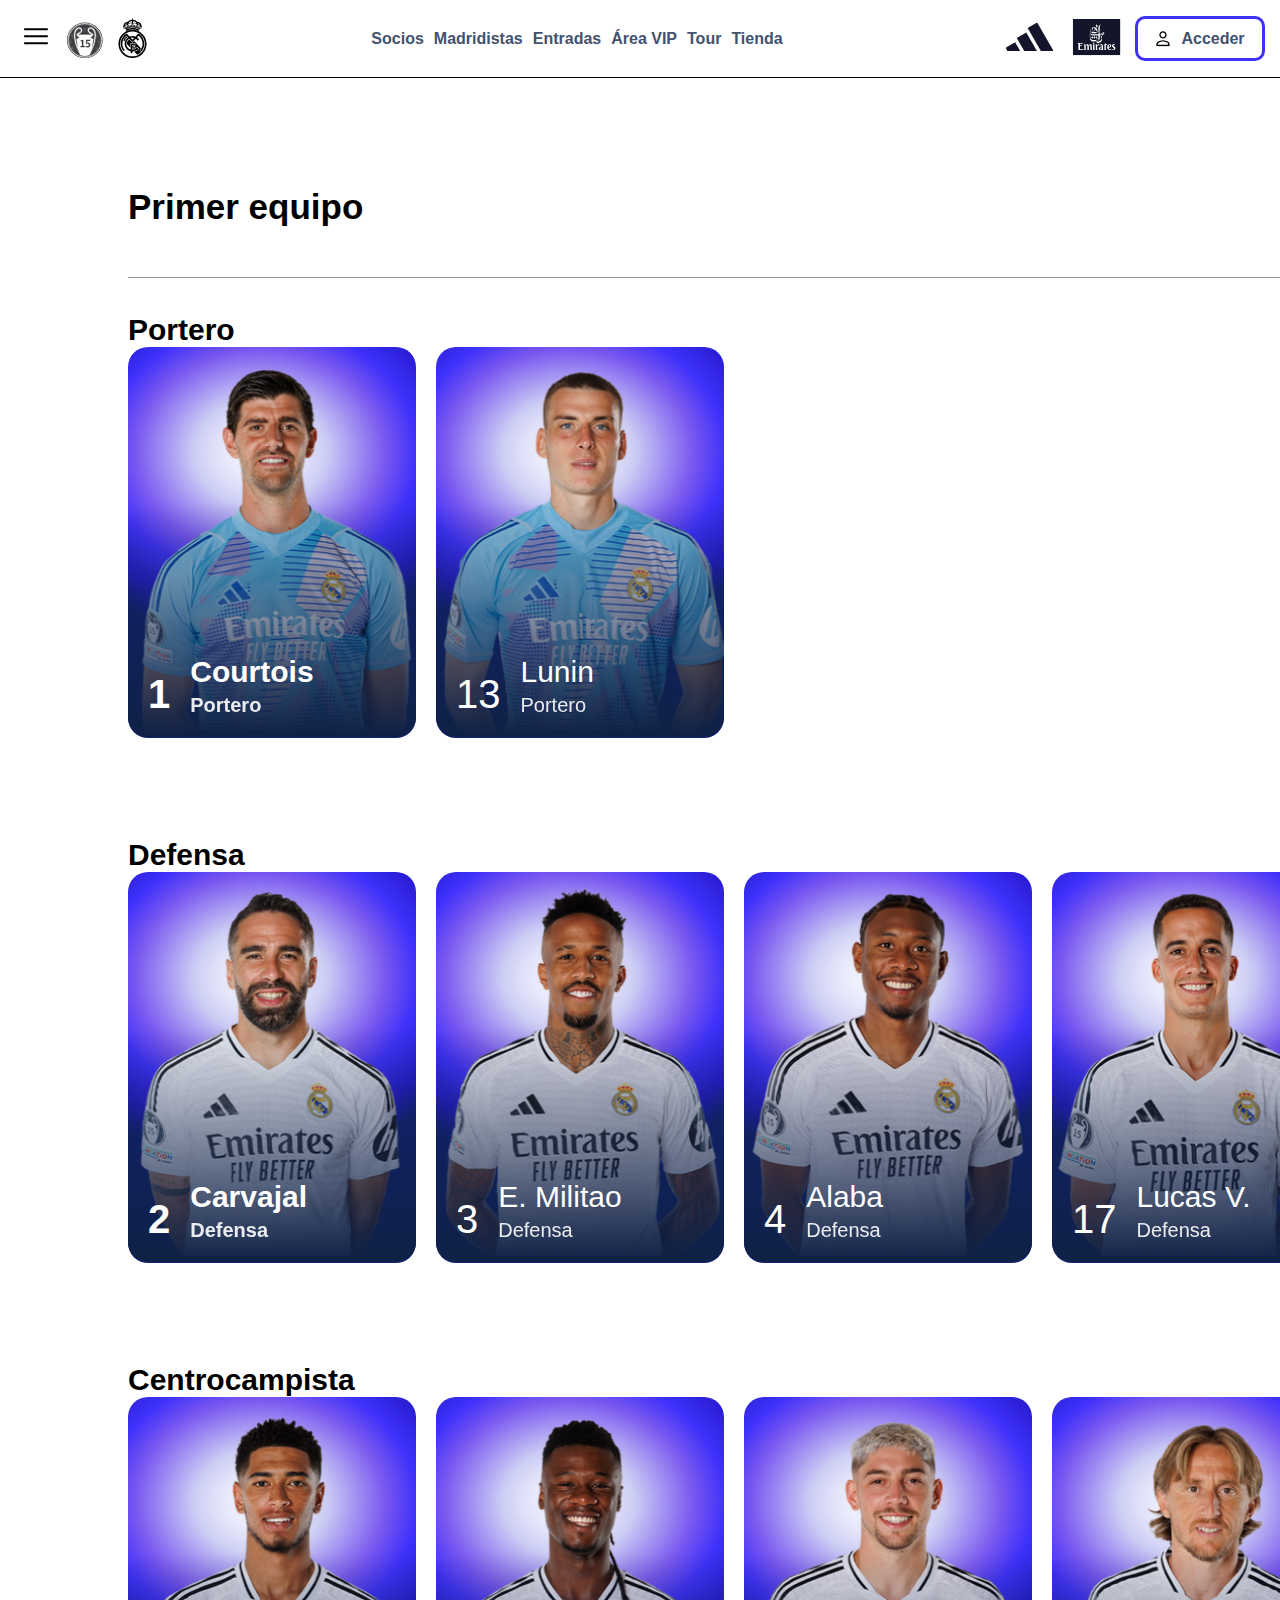
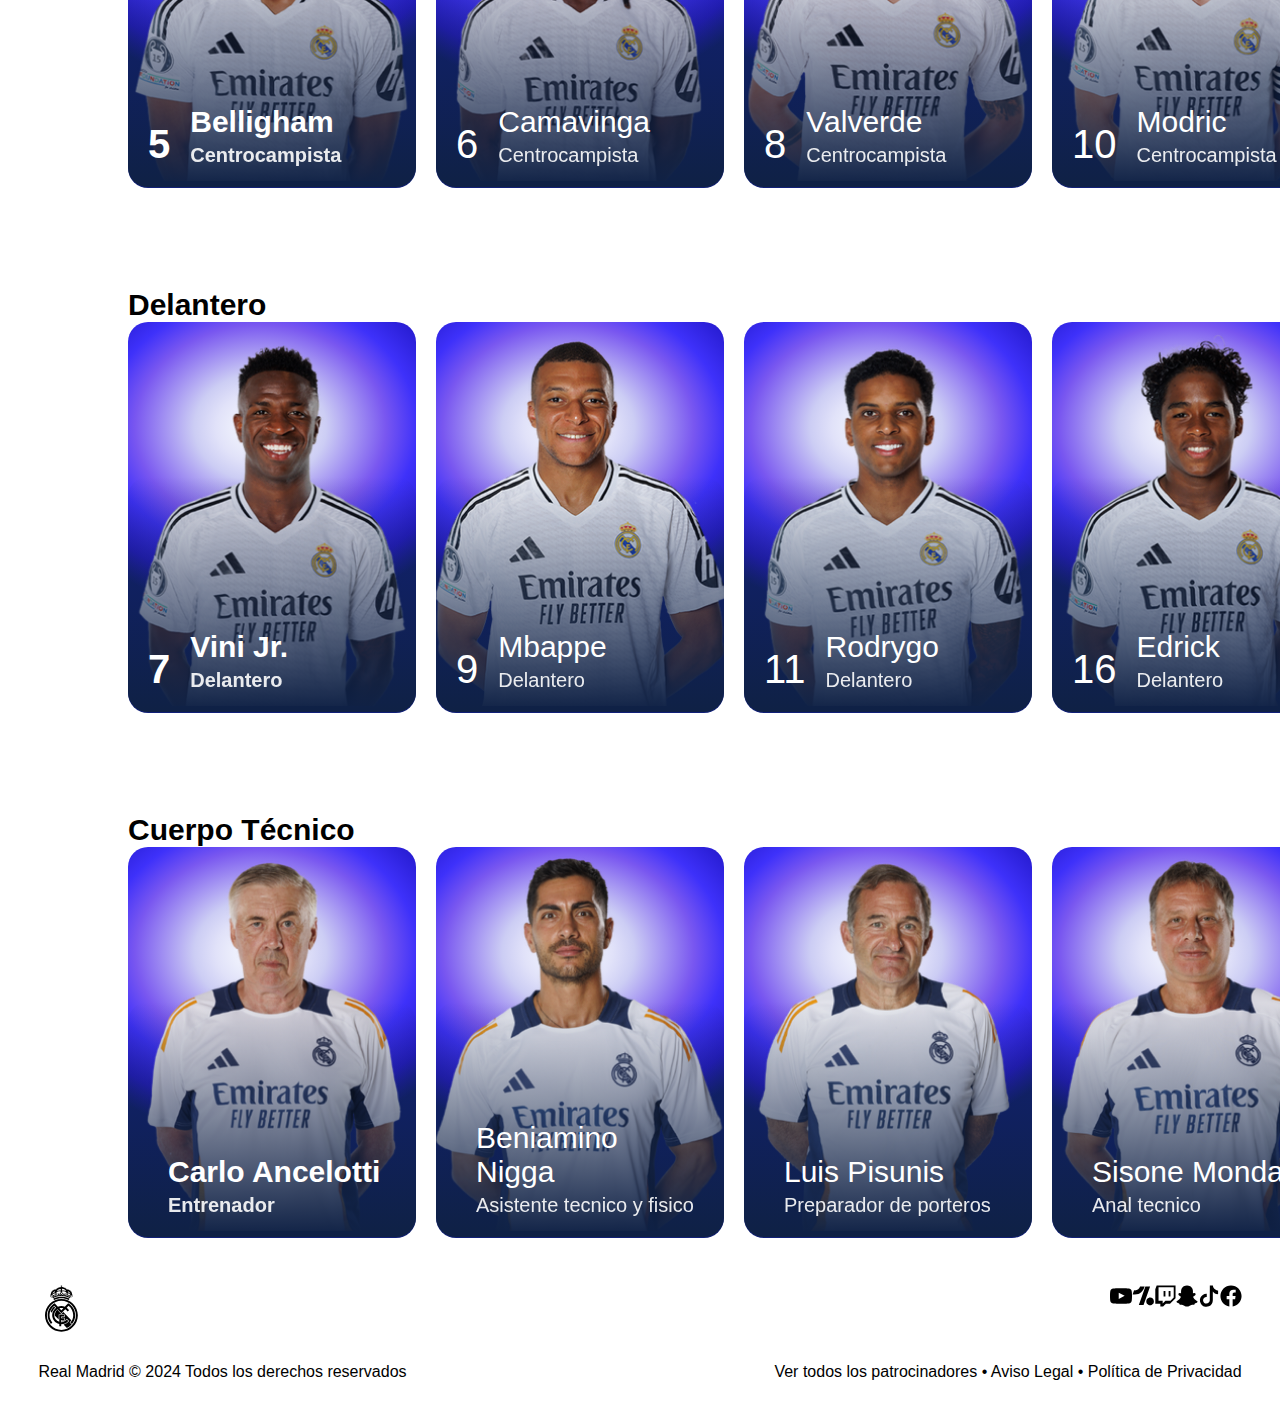
<file: index.html>
<!DOCTYPE html>
<html lang="en">
  <head>
    <meta charset="UTF-8" />
    <meta name="viewport" content="width=device-width, initial-scale=1.0" />
    <title>Real Danat</title>
    <link rel="stylesheet" href="style.css" />
    <link
      rel="stylesheet"
      href="https://cdn.jsdelivr.net/npm/@splidejs/splide@4.1.4/dist/css/splide.min.css"
    />
  </head>
  <body>
    <header>
      <div class="head">
        <div class="section one">
          <div id="burgerMenuButton">
            <img src="./img/Component%206.svg" alt="#" />
          </div>
          <img src="./img/Link-1.svg" alt="#" />
          <img src="./img/Link.svg" alt="#" />
        </div>
        <div class="section two">
          <nav>
            <a href="test.html">Socios</a>
            <a href="index.html">Madridistas</a>
            <a href="bilet.html">Entradas</a>
            <a href="./test.html #Area">Área VIP</a>
            <a href="./test.html #Tour">Tour</a>
            <a href="./test.html #Tienda">Tienda</a>
          </nav>
        </div>
        <div class="section three">
          <div><img src="./img/adidas_gray.app.svg.svg" alt="#" /></div>
          <div><img src="./img/emirates_gray.app.svg.svg" alt="#" /></div>
          <div>
            <img src="./img/rm-icon_margin.svg" alt="#" /><a href="login.html"
              >Acceder</a
            >
          </div>
        </div>
      </div>
      <div id="burgerMenu" class="tttt">
        <nav>
          <a href="test.html">Socios</a>
          <a href="index.html">Madridistas</a>
          <a href="bilet.html">Entradas</a>
          <a href="test.html#Area">Área VIP</a>
          <a href="test.html#Tour">Tour</a>
          <a href="test.html#Tienda">Tienda</a>
        </nav>
      </div>
    </header>
    <main>
      <section>
        <div class="main">
          <div class="head1">
            <p>Primer equipo</p>
          </div>
          <div class="papa">
            <div class="line one">
              <div>Portero</div>
              <div class="cards">
                <div class="player">
                  <img src="img/1.png" alt="#" />
                  <div class="gg">
                    <span>1</span>
                    <div class="ggs">
                      <span>Courtois</span>
                      <span>Portero</span>
                    </div>
                  </div>
                </div>
                <div class="player">
                  <img src="img/13.png" alt="#" />
                  <div class="gg">
                    <span>13</span>
                    <div class="ggs">
                      <span>Lunin</span>
                      <span>Portero</span>
                    </div>
                  </div>
                </div>
              </div>
            </div>
            <div class="line two">
              <div>Defensa</div>
              <div class="cards">
                <div class="player">
                  <img src="img/2.png" alt="#" />
                  <div class="gg">
                    <span>2</span>
                    <div class="ggs">
                      <span>Carvajal</span>
                      <span>Defensa</span>
                    </div>
                  </div>
                </div>
                <div class="player">
                  <img src="img/3.png" alt="#" />
                  <div class="gg">
                    <span>3</span>
                    <div class="ggs">
                      <span>E. Militao</span>
                      <span>Defensa</span>
                    </div>
                  </div>
                </div>
                <div class="player">
                  <img src="img/4.png" alt="#" />
                  <div class="gg">
                    <span>4</span>
                    <div class="ggs">
                      <span>Alaba</span>
                      <span>Defensa</span>
                    </div>
                  </div>
                </div>
                <div class="player">
                  <img src="img/17.png" alt="#" />
                  <div class="gg">
                    <span>17</span>
                    <div class="ggs">
                      <span>Lucas V.</span>
                      <span>Defensa</span>
                    </div>
                  </div>
                </div>
                <div class="player">
                  <img src="img/18.png" alt="#" />
                  <div class="gg">
                    <span>18</span>
                    <div class="ggs">
                      <span>Vallejo</span>
                      <span>Defensa</span>
                    </div>
                  </div>
                </div>
                <div class="player">
                  <img src="img/20.png" alt="#" />
                  <div class="gg">
                    <span>20</span>
                    <div class="ggs">
                      <span>Fran Garcia</span>
                      <span>Defensa</span>
                    </div>
                  </div>
                </div>
                <div class="player">
                  <img src="img/22.png" alt="#" />
                  <div class="gg">
                    <span>22</span>
                    <div class="ggs">
                      <span>Rudiger</span>
                      <span>Defensa</span>
                    </div>
                  </div>
                </div>
                <div class="player">
                  <img src="img/23.png" alt="#" />
                  <div class="gg">
                    <span>23</span>
                    <div class="ggs">
                      <span>F.Mendy</span>
                      <span>Defensa</span>
                    </div>
                  </div>
                </div>
              </div>
            </div>
            <div class="line thre">
              <div>Centrocampista</div>
              <div class="cards">
                <div class="player">
                  <img src="img/5.png" alt="#" />
                  <div class="gg">
                    <span>5</span>
                    <div class="ggs">
                      <span>Belligham</span>
                      <span>Centrocampista</span>
                    </div>
                  </div>
                </div>
                <div class="player">
                  <img src="img/6.png" alt="#" />
                  <div class="gg">
                    <span>6</span>
                    <div class="ggs">
                      <span>Camavinga</span>
                      <span>Centrocampista</span>
                    </div>
                  </div>
                </div>
                <div class="player">
                  <img src="img/8.png" alt="#" />
                  <div class="gg">
                    <span>8</span>
                    <div class="ggs">
                      <span>Valverde</span>
                      <span>Centrocampista</span>
                    </div>
                  </div>
                </div>
                <div class="player">
                  <img src="img/10.png" alt="#" />
                  <div class="gg">
                    <span>10</span>
                    <div class="ggs">
                      <span>Modric</span>
                      <span>Centrocampista</span>
                    </div>
                  </div>
                </div>
                <div class="player">
                  <img src="img/14.png" alt="#" />
                  <div class="gg">
                    <span>14</span>
                    <div class="ggs">
                      <span>Tchouameni</span>
                      <span>Centrocampista</span>
                    </div>
                  </div>
                </div>
                <div class="player">
                  <img src="img/15.png" alt="#" />
                  <div class="gg">
                    <span>15</span>
                    <div class="ggs">
                      <span>Arda Guler</span>
                      <span>Centrocampista</span>
                    </div>
                  </div>
                </div>
                <div class="player">
                  <img src="img/19.png" alt="#" />
                  <div class="gg">
                    <span>19</span>
                    <div class="ggs">
                      <span>D.Ceballos</span>
                      <span>Centrocampista</span>
                    </div>
                  </div>
                </div>
              </div>
            </div>
            <div class="line floor">
              <div>Delantero</div>
              <div class="cards">
                <div class="player">
                  <img src="img/7.png" alt="#" />
                  <div class="gg">
                    <span>7</span>
                    <div class="ggs">
                      <span>Vini Jr.</span>
                      <span>Delantero</span>
                    </div>
                  </div>
                </div>
                <div class="player">
                  <img src="img/9.png" alt="#" />
                  <div class="gg">
                    <span>9</span>
                    <div class="ggs">
                      <span>Mbappe</span>
                      <span>Delantero</span>
                    </div>
                  </div>
                </div>
                <div class="player">
                  <img src="img/11.png" alt="#" />
                  <div class="gg">
                    <span>11</span>
                    <div class="ggs">
                      <span>Rodrygo</span>
                      <span>Delantero</span>
                    </div>
                  </div>
                </div>
                <div class="player">
                  <img src="img/16.png" alt="#" />
                  <div class="gg">
                    <span>16</span>
                    <div class="ggs">
                      <span>Edrick</span>
                      <span>Delantero</span>
                    </div>
                  </div>
                </div>
                <div class="player">
                  <img src="img/21.png" alt="#" />
                  <div class="gg">
                    <span>21</span>
                    <div class="ggs">
                      <span>Brahim</span>
                      <span>Delantero</span>
                    </div>
                  </div>
                </div>
              </div>
            </div>
            <div class="line five">
              <div>Cuerpo Técnico</div>
              <div class="cards">
                <div class="player">
                  <img src="img/CarloAnceloti.png" alt="#" />
                  <div class="gg">
                    <span></span>
                    <div class="ggs">
                      <span>Carlo Ancelotti</span>
                      <span>Entrenador</span>
                    </div>
                  </div>
                </div>
                <div class="player">
                  <img src="img/Trener5.png" alt="#" />
                  <div class="gg">
                    <span></span>
                    <div class="ggs">
                      <span>Beniamino Nigga</span>
                      <span>Asistente tecnico y fisico</span>
                    </div>
                  </div>
                </div>
                <div class="player">
                  <img src="img/Trener6.webp" alt="#" />
                  <div class="gg">
                    <span></span>
                    <div class="ggs">
                      <span>Luis Pisunis</span>
                      <span>Preparador de porteros</span>
                    </div>
                  </div>
                </div>
                <div class="player">
                  <img src="img/Trener7.png" alt="#" />
                  <div class="gg">
                    <span></span>
                    <div class="ggs">
                      <span>Sisone Mondana</span>
                      <span>Anal tecnico</span>
                    </div>
                  </div>
                </div>
                <div class="player">
                  <img src="img/Posledni.png" alt="#" />
                  <div class="gg">
                    <span></span>
                    <div class="ggs">
                      <span>Joseph Jostar</span>
                      <span>Readaptador</span>
                    </div>
                  </div>
                </div>
              </div>
            </div>
          </div>
        </div>
      </section>
    </main>
    <footer>
      <div class="fuu">
        <div class="ana">
          <div><img src="img/Link.svg" alt="#" /></div>
          <div class="ff">
            <img src="img/Vector-3.svg" alt="#" />
            <img src="img/Vector-4.svg" alt="#" />
            <img src="img/Vector-5.svg" alt="#" />
            <img src="img/Vector-6.svg" alt="#" />
            <img src="img/Vector-7.svg" alt="#" />
            <img src="img/Vector.svg" alt="#" />
          </div>
        </div>
        <div class="ana">
          <div>
            <span>Real Madrid &copy; 2024 Todos los derechos reservados</span>
          </div>
          <div class="dd">
            <span
              >Ver todos los patrocinadores • Aviso Legal • Política de
              Privacidad
            </span>
          </div>
        </div>
      </div>
    </footer>
    <script src="main.js"></script>
  </body>
</html>
</file>
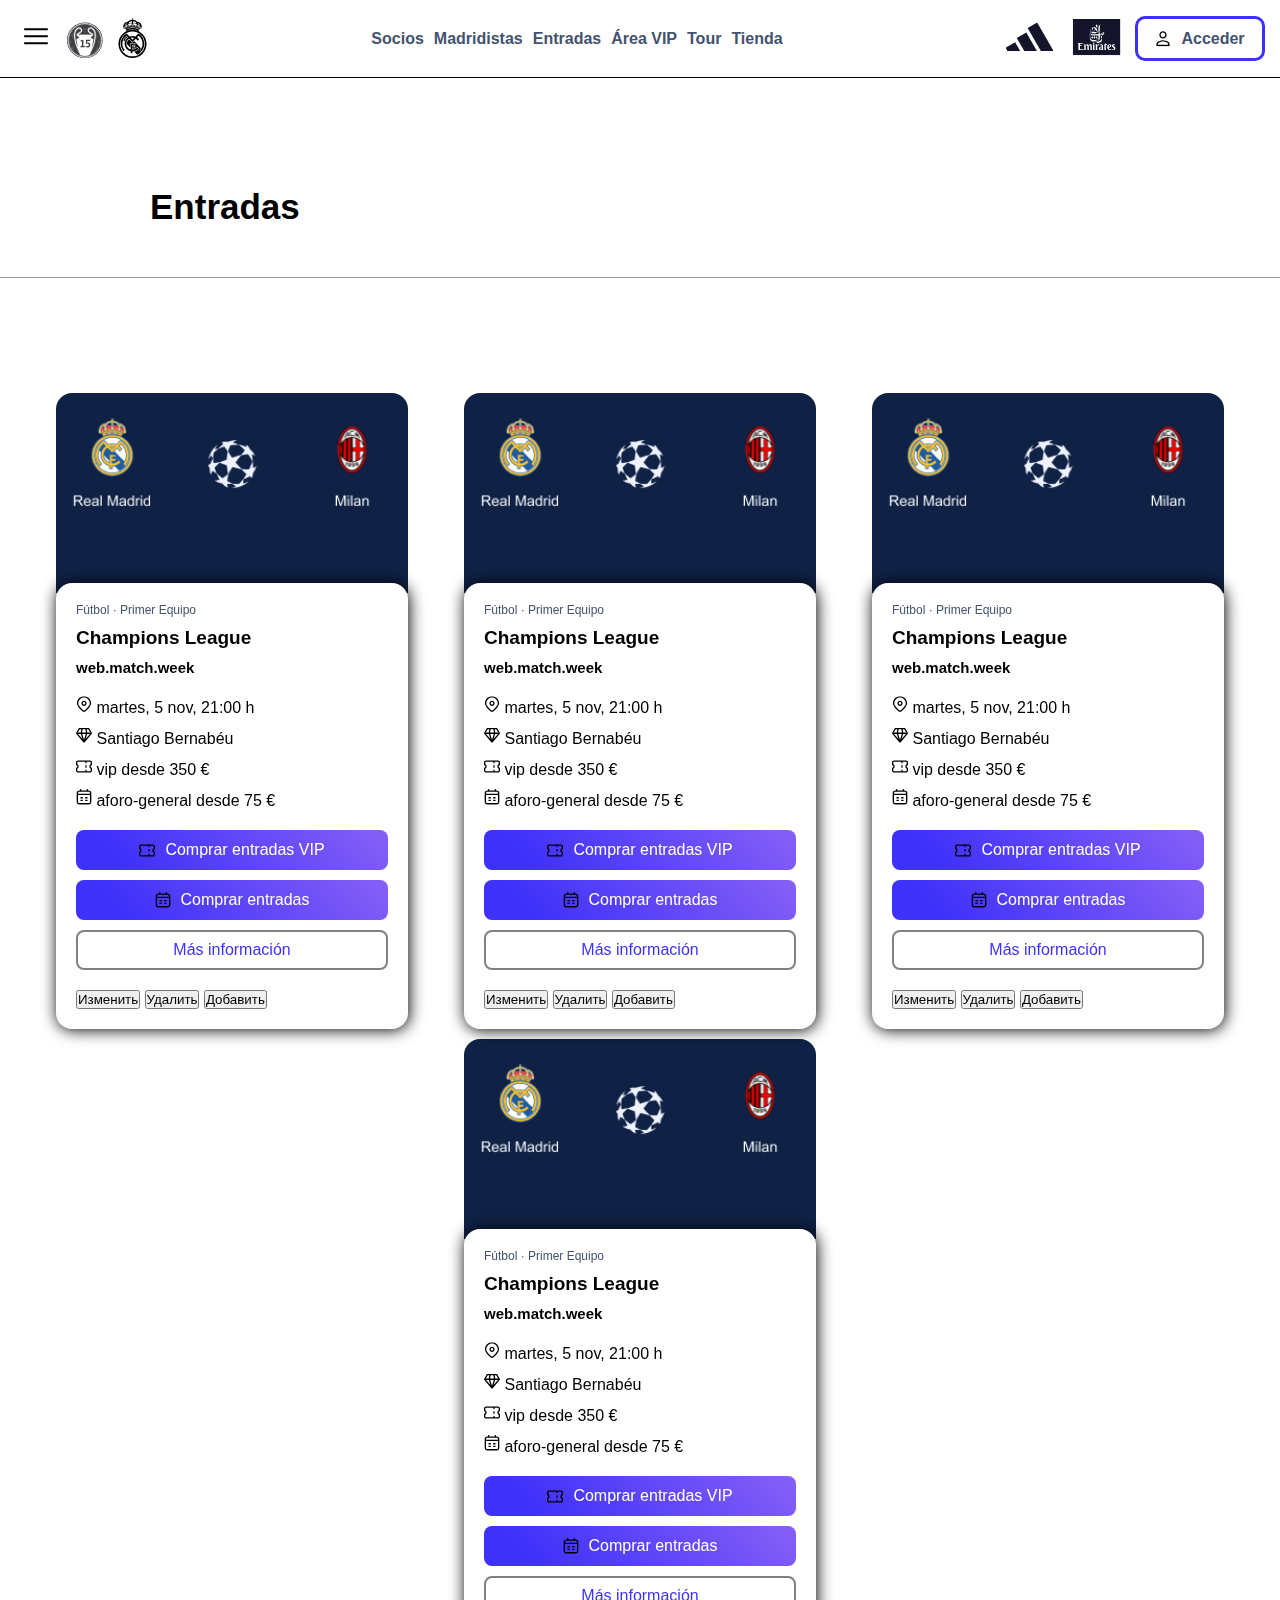
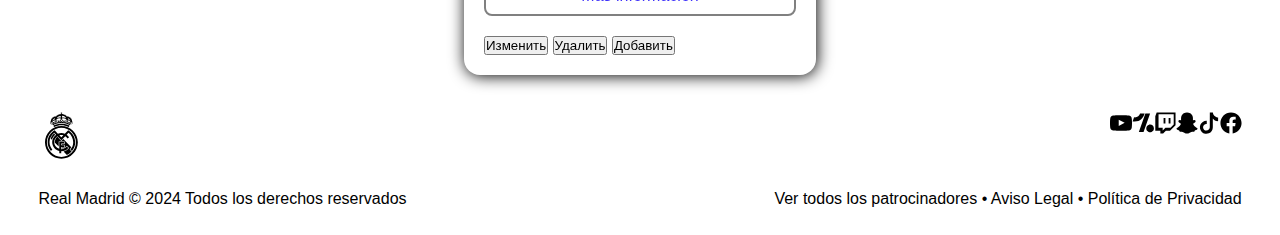
<file: admin.html>
<!DOCTYPE html>
<html lang="en">
  <head>
    <meta charset="UTF-8" />
    <meta name="viewport" content="width=device-width, initial-scale=1.0" />
    <title>Document</title>
    <link rel="stylesheet" href="style.css" />
  </head>
  <body>
    <header>
      <div class="head">
        <div class="section one">
          <div id="burgerMenuButton">
            <img src="./img/Component%206.svg" alt="#" />
          </div>
          <img src="./img/Link-1.svg" alt="#" />
          <img src="./img/Link.svg" alt="#" />
        </div>
        <div class="section two">
          <nav>
            <a href="test.html">Socios</a>
            <a href="index.html">Madridistas</a>
            <a href="bilet.html">Entradas</a>
            <a href="./test.html#Area">Área VIP</a>
            <a href="./test.html#Tour">Tour</a>
            <a href="./test.html#Tienda">Tienda</a>
          </nav>
        </div>
        <div class="section three">
          <div><img src="./img/adidas_gray.app.svg.svg" alt="#" /></div>
          <div><img src="./img/emirates_gray.app.svg.svg" alt="#" /></div>
          <div>
            <img src="./img/rm-icon_margin.svg" alt="#" /><a href="login.html"
              >Acceder</a
            >
          </div>
        </div>
      </div>
      <div id="burgerMenu" class="tttt">
        <nav>
          <a href="test.html">Socios</a>
          <a href="index.html">Madridistas</a>
          <a href="bilet.html">Entradas</a>
          <a href="./test.html #Area">Área VIP</a>
          <a href="./test.html #Tour">Tour</a>
          <a href="./test.html #Tienda">Tienda</a>
        </nav>
      </div>
    </header>
    <main>
      <section>
        <div class="bileti">
          <div class="pometka">
            <span>Entradas</span>
          </div>
          <div class="glav-cont">
            <div class="glav">
              <div class="sina">
                <img src="img/Group 2.png" alt="" />
              </div>
              <div class="infor">
                <div class="infor1">
                  <span>Fútbol · Primer Equipo</span>
                  <span>Champions League</span>
                  <span>web.match.week</span>
                </div>
                <div class="cena">
                  <div>
                    <img src="img/Component 1-1.svg" alt="" />
                    <span>martes, 5 nov, 21:00 h</span>
                  </div>
                  <div>
                    <img src="img/Component 1-2.svg" alt="" />
                    <span>Santiago Bernabéu</span>
                  </div>
                  <div>
                    <img src="img/Component 1-3.svg" alt="" />
                    <span>vip desde 350 €</span>
                  </div>
                  <div>
                    <img src="img/Component 1.svg" alt="" />
                    <span>aforo-general desde 75 €</span>
                  </div>
                </div>
                <div class="button">
                  <div>
                    <img src="img/Component 1-3.svg" alt="" />
                    <span>Comprar entradas VIP</span>
                  </div>
                  <div>
                    <img src="img/Component 1.svg" alt="" />
                    <span>Comprar entradas</span>
                  </div>
                  <div><span>Más información</span></div>
                </div>
                <div>
                    <button>Изменить</button>
                    <button>Удалить</button>
                    <button>Добавить</button>
                </div>
              </div>
            </div>
            <div class="glav">
              <div class="sina">
                <img src="img/Group 2.png" alt="" />
              </div>
              <div class="infor">
                <div class="infor1">
                  <span>Fútbol · Primer Equipo</span>
                  <span>Champions League</span>
                  <span>web.match.week</span>
                </div>
                <div class="cena">
                  <div>
                    <img src="img/Component 1-1.svg" alt="" />
                    <span>martes, 5 nov, 21:00 h</span>
                  </div>
                  <div>
                    <img src="img/Component 1-2.svg" alt="" />
                    <span>Santiago Bernabéu</span>
                  </div>
                  <div>
                    <img src="img/Component 1-3.svg" alt="" />
                    <span>vip desde 350 €</span>
                  </div>
                  <div>
                    <img src="img/Component 1.svg" alt="" />
                    <span>aforo-general desde 75 €</span>
                  </div>
                </div>
                <div class="button">
                  <div>
                    <img src="img/Component 1-3.svg" alt="" />
                    <span>Comprar entradas VIP</span>
                  </div>
                  <div>
                    <img src="img/Component 1.svg" alt="" />
                    <span>Comprar entradas</span>
                  </div>
                  <div><span>Más información</span></div>
                </div>
                <div>
                    <button>Изменить</button>
                    <button>Удалить</button>
                    <button>Добавить</button>
                </div>
              </div>
            </div>
            <div class="glav">
              <div class="sina">
                <img src="img/Group 2.png" alt="" />
              </div>
              <div class="infor">
                <div class="infor1">
                  <span>Fútbol · Primer Equipo</span>
                  <span>Champions League</span>
                  <span>web.match.week</span>
                </div>
                <div class="cena">
                  <div>
                    <img src="img/Component 1-1.svg" alt="" />
                    <span>martes, 5 nov, 21:00 h</span>
                  </div>
                  <div>
                    <img src="img/Component 1-2.svg" alt="" />
                    <span>Santiago Bernabéu</span>
                  </div>
                  <div>
                    <img src="img/Component 1-3.svg" alt="" />
                    <span>vip desde 350 €</span>
                  </div>
                  <div>
                    <img src="img/Component 1.svg" alt="" />
                    <span>aforo-general desde 75 €</span>
                  </div>
                </div>
                <div class="button">
                  <div>
                    <img src="img/Component 1-3.svg" alt="" />
                    <span>Comprar entradas VIP</span>
                  </div>
                  <div>
                    <img src="img/Component 1.svg" alt="" />
                    <span>Comprar entradas</span>
                  </div>
                  <div><span>Más información</span></div>
                </div>
                <div>
                    <button>Изменить</button>
                    <button>Удалить</button>
                    <button>Добавить</button>
                </div>
              </div>
            </div>
            <div class="glav">
              <div class="sina">
                <img src="img/Group 2.png" alt="" />
              </div>
              <div class="infor">
                <div class="infor1">
                  <span>Fútbol · Primer Equipo</span>
                  <span>Champions League</span>
                  <span>web.match.week</span>
                </div>
                <div class="cena">
                  <div>
                    <img src="img/Component 1-1.svg" alt="" />
                    <span>martes, 5 nov, 21:00 h</span>
                  </div>
                  <div>
                    <img src="img/Component 1-2.svg" alt="" />
                    <span>Santiago Bernabéu</span>
                  </div>
                  <div>
                    <img src="img/Component 1-3.svg" alt="" />
                    <span>vip desde 350 €</span>
                  </div>
                  <div>
                    <img src="img/Component 1.svg" alt="" />
                    <span>aforo-general desde 75 €</span>
                  </div>
                </div>
                <div class="button">
                  <div>
                    <img src="img/Component 1-3.svg" alt="" />
                    <span>Comprar entradas VIP</span>
                  </div>
                  <div>
                    <img src="img/Component 1.svg" alt="" />
                    <span>Comprar entradas</span>
                  </div>
                  <div><span>Más información</span></div>
                </div>
                <div>
                    <button>Изменить</button>
                    <button>Удалить</button>
                    <button>Добавить</button>
                </div>
              </div>
            </div>
          </div>
        </div>
      </section>
    </main>
    <footer>
      <div class="fuu">
        <div class="ana">
          <div><img src="img/Link.svg" /></div>
          <div class="ff">
            <img src="img/Vector-3.svg" alt="#" />
            <img src="img/Vector-4.svg" alt="#" />
            <img src="img/Vector-5.svg" alt="#" />
            <img src="img/Vector-6.svg" alt="#" />
            <img src="img/Vector-7.svg" alt="#" />
            <img src="img/Vector.svg" alt="#" />
          </div>
        </div>
        <div class="ana">
          <div>
            <span>Real Madrid &copy; 2024 Todos los derechos reservados</span>
          </div>
          <div class="dd">
            <span
              >Ver todos los patrocinadores • Aviso Legal • Política de
              Privacidad
            </span>
          </div>
        </div>
      </div>
    </footer>
    <script src="main.js"></script>
  </body>
</html>
</file>
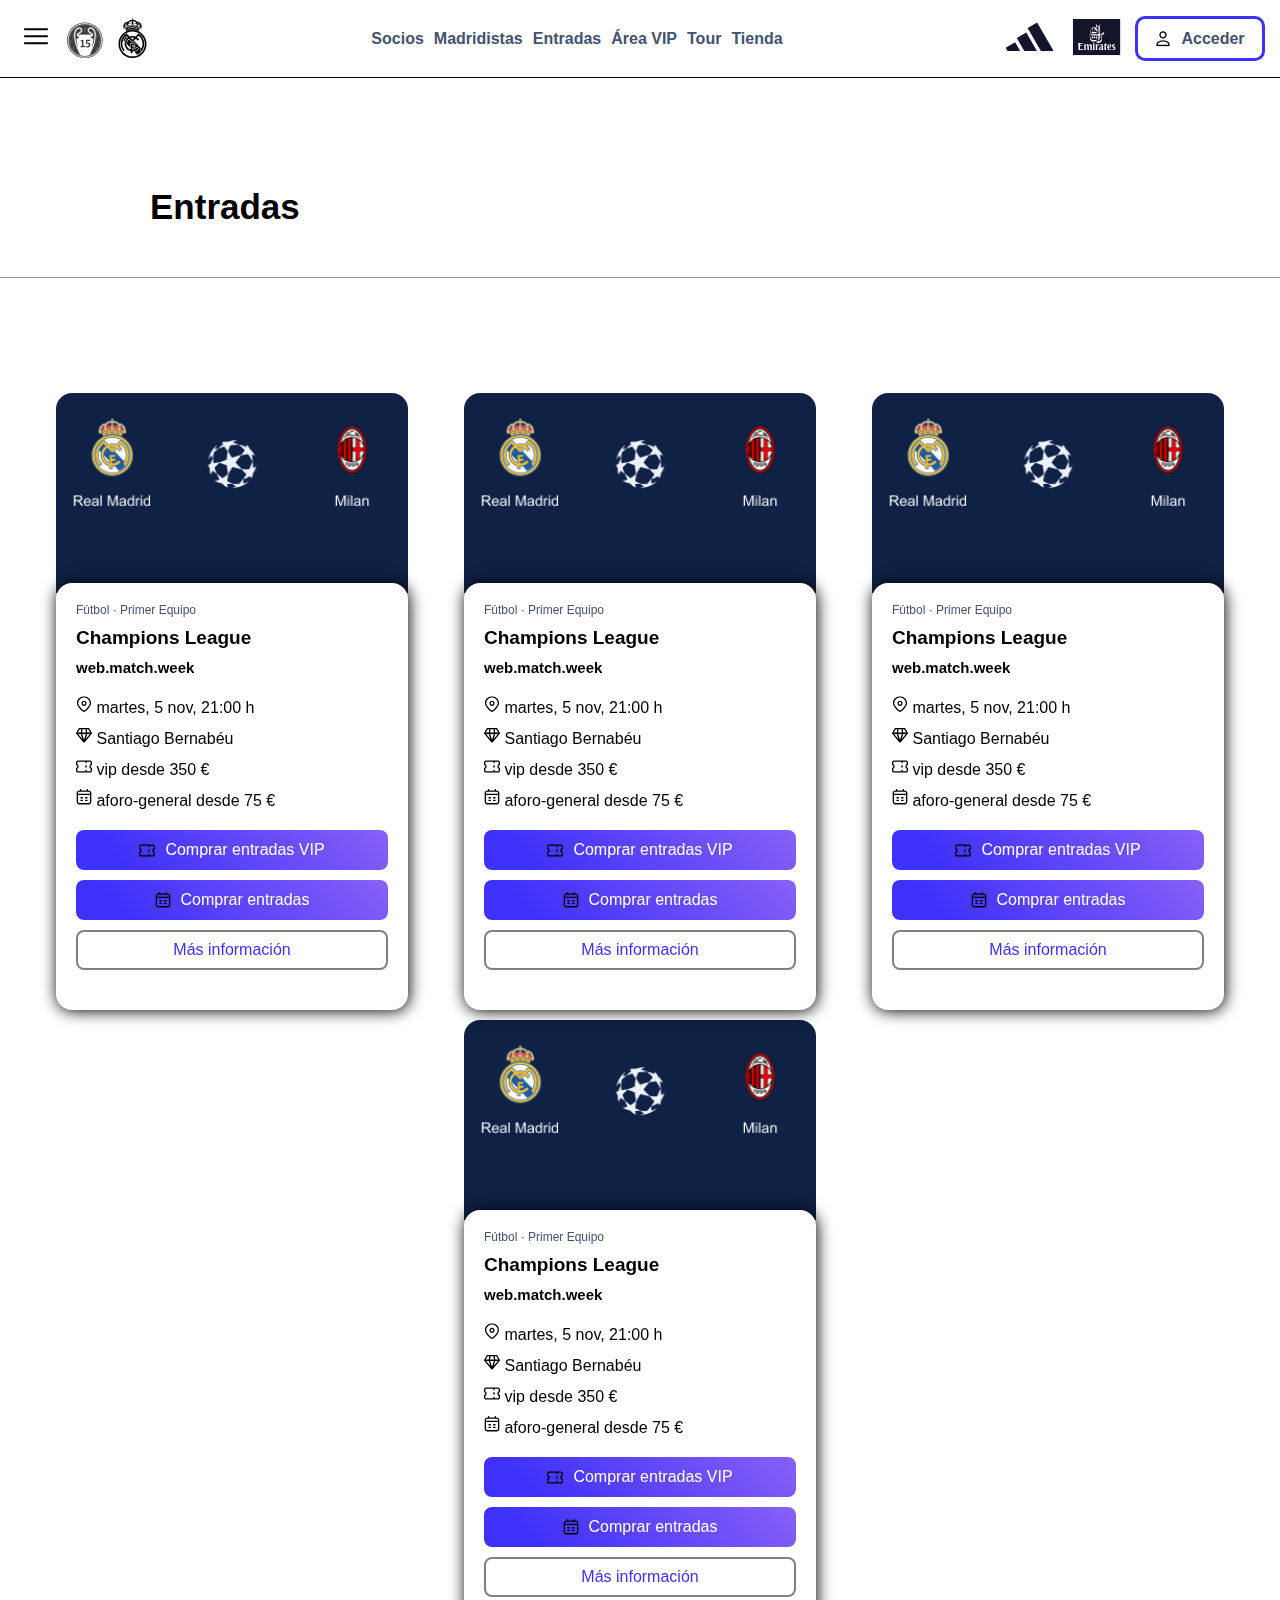
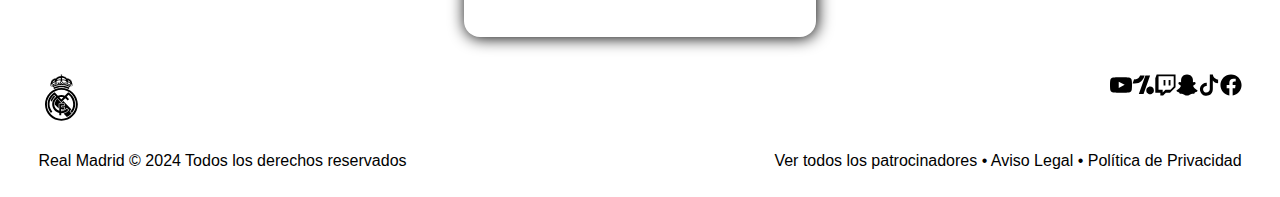
<file: bilet.html>
<!DOCTYPE html>
<html lang="en">
  <head>
    <meta charset="UTF-8" />
    <meta name="viewport" content="width=device-width, initial-scale=1.0" />
    <title>Document</title>
    <link rel="stylesheet" href="style.css" />
  </head>
  <body>
    <header>
      <div class="head">
        <div class="section one">
          <div id="burgerMenuButton">
            <img src="./img/Component%206.svg" alt="#" />
          </div>
          <img src="./img/Link-1.svg" alt="#" />
          <img src="./img/Link.svg" alt="#" />
        </div>
        <div class="section two">
          <nav>
            <a href="test.html">Socios</a>
            <a href="index.html">Madridistas</a>
            <a href="bilet.html">Entradas</a>
            <a href="./test.html#Area">Área VIP</a>
            <a href="./test.html#Tour">Tour</a>
            <a href="./test.html#Tienda">Tienda</a>
          </nav>
        </div>
        <div class="section three">
          <div><img src="./img/adidas_gray.app.svg.svg" alt="#" /></div>
          <div><img src="./img/emirates_gray.app.svg.svg" alt="#" /></div>
          <div>
            <img src="./img/rm-icon_margin.svg" alt="#" /><a href="login.html"
              >Acceder</a
            >
          </div>
        </div>
      </div>
      <div id="burgerMenu" class="tttt">
        <nav>
          <a href="test.html">Socios</a>
          <a href="index.html">Madridistas</a>
          <a href="bilet.html">Entradas</a>
          <a href="./test.html #Area">Área VIP</a>
          <a href="./test.html #Tour">Tour</a>
          <a href="./test.html #Tienda">Tienda</a>
        </nav>
      </div>
    </header>
    <main>
      <section>
        <div class="bileti">
          <div class="pometka">
            <span>Entradas</span>
          </div>
          <div class="glav-cont">
            <div class="glav">
              <div class="sina">
                <img src="img/Group 2.png" alt="" />
              </div>
              <div class="infor">
                <div class="infor1">
                  <span>Fútbol · Primer Equipo</span>
                  <span>Champions League</span>
                  <span>web.match.week</span>
                </div>
                <div class="cena">
                  <div>
                    <img src="img/Component 1-1.svg" alt="" />
                    <span>martes, 5 nov, 21:00 h</span>
                  </div>
                  <div>
                    <img src="img/Component 1-2.svg" alt="" />
                    <span>Santiago Bernabéu</span>
                  </div>
                  <div>
                    <img src="img/Component 1-3.svg" alt="" />
                    <span>vip desde 350 €</span>
                  </div>
                  <div>
                    <img src="img/Component 1.svg" alt="" />
                    <span>aforo-general desde 75 €</span>
                  </div>
                </div>
                <div class="button">
                  <div>
                    <img src="img/Component 1-3.svg" alt="" />
                    <span>Comprar entradas VIP</span>
                  </div>
                  <div>
                    <img src="img/Component 1.svg" alt="" />
                    <span>Comprar entradas</span>
                  </div>
                  <div><span>Más información</span></div>
                </div>
              </div>
            </div>
            <div class="glav">
              <div class="sina">
                <img src="img/Group 2.png" alt="" />
              </div>
              <div class="infor">
                <div class="infor1">
                  <span>Fútbol · Primer Equipo</span>
                  <span>Champions League</span>
                  <span>web.match.week</span>
                </div>
                <div class="cena">
                  <div>
                    <img src="img/Component 1-1.svg" alt="" />
                    <span>martes, 5 nov, 21:00 h</span>
                  </div>
                  <div>
                    <img src="img/Component 1-2.svg" alt="" />
                    <span>Santiago Bernabéu</span>
                  </div>
                  <div>
                    <img src="img/Component 1-3.svg" alt="" />
                    <span>vip desde 350 €</span>
                  </div>
                  <div>
                    <img src="img/Component 1.svg" alt="" />
                    <span>aforo-general desde 75 €</span>
                  </div>
                </div>
                <div class="button">
                  <div>
                    <img src="img/Component 1-3.svg" alt="" />
                    <span>Comprar entradas VIP</span>
                  </div>
                  <div>
                    <img src="img/Component 1.svg" alt="" />
                    <span>Comprar entradas</span>
                  </div>
                  <div><span>Más información</span></div>
                </div>
              </div>
            </div>
            <div class="glav">
              <div class="sina">
                <img src="img/Group 2.png" alt="" />
              </div>
              <div class="infor">
                <div class="infor1">
                  <span>Fútbol · Primer Equipo</span>
                  <span>Champions League</span>
                  <span>web.match.week</span>
                </div>
                <div class="cena">
                  <div>
                    <img src="img/Component 1-1.svg" alt="" />
                    <span>martes, 5 nov, 21:00 h</span>
                  </div>
                  <div>
                    <img src="img/Component 1-2.svg" alt="" />
                    <span>Santiago Bernabéu</span>
                  </div>
                  <div>
                    <img src="img/Component 1-3.svg" alt="" />
                    <span>vip desde 350 €</span>
                  </div>
                  <div>
                    <img src="img/Component 1.svg" alt="" />
                    <span>aforo-general desde 75 €</span>
                  </div>
                </div>
                <div class="button">
                  <div>
                    <img src="img/Component 1-3.svg" alt="" />
                    <span>Comprar entradas VIP</span>
                  </div>
                  <div>
                    <img src="img/Component 1.svg" alt="" />
                    <span>Comprar entradas</span>
                  </div>
                  <div><span>Más información</span></div>
                </div>
              </div>
            </div>
            <div class="glav">
              <div class="sina">
                <img src="img/Group 2.png" alt="" />
              </div>
              <div class="infor">
                <div class="infor1">
                  <span>Fútbol · Primer Equipo</span>
                  <span>Champions League</span>
                  <span>web.match.week</span>
                </div>
                <div class="cena">
                  <div>
                    <img src="img/Component 1-1.svg" alt="" />
                    <span>martes, 5 nov, 21:00 h</span>
                  </div>
                  <div>
                    <img src="img/Component 1-2.svg" alt="" />
                    <span>Santiago Bernabéu</span>
                  </div>
                  <div>
                    <img src="img/Component 1-3.svg" alt="" />
                    <span>vip desde 350 €</span>
                  </div>
                  <div>
                    <img src="img/Component 1.svg" alt="" />
                    <span>aforo-general desde 75 €</span>
                  </div>
                </div>
                <div class="button">
                  <div>
                    <img src="img/Component 1-3.svg" alt="" />
                    <span>Comprar entradas VIP</span>
                  </div>
                  <div>
                    <img src="img/Component 1.svg" alt="" />
                    <span>Comprar entradas</span>
                  </div>
                  <div><span>Más información</span></div>
                </div>
              </div>
            </div>
          </div>
        </div>
      </section>
    </main>
    <footer>
      <div class="fuu">
        <div class="ana">
          <div><img src="img/Link.svg" /></div>
          <div class="ff">
            <img src="img/Vector-3.svg" alt="#" />
            <img src="img/Vector-4.svg" alt="#" />
            <img src="img/Vector-5.svg" alt="#" />
            <img src="img/Vector-6.svg" alt="#" />
            <img src="img/Vector-7.svg" alt="#" />
            <img src="img/Vector.svg" alt="#" />
          </div>
        </div>
        <div class="ana">
          <div>
            <span>Real Madrid &copy; 2024 Todos los derechos reservados</span>
          </div>
          <div class="dd">
            <span
              >Ver todos los patrocinadores • Aviso Legal • Política de
              Privacidad
            </span>
          </div>
        </div>
      </div>
    </footer>
    <script src="main.js"></script>
  </body>
</html>
</file>
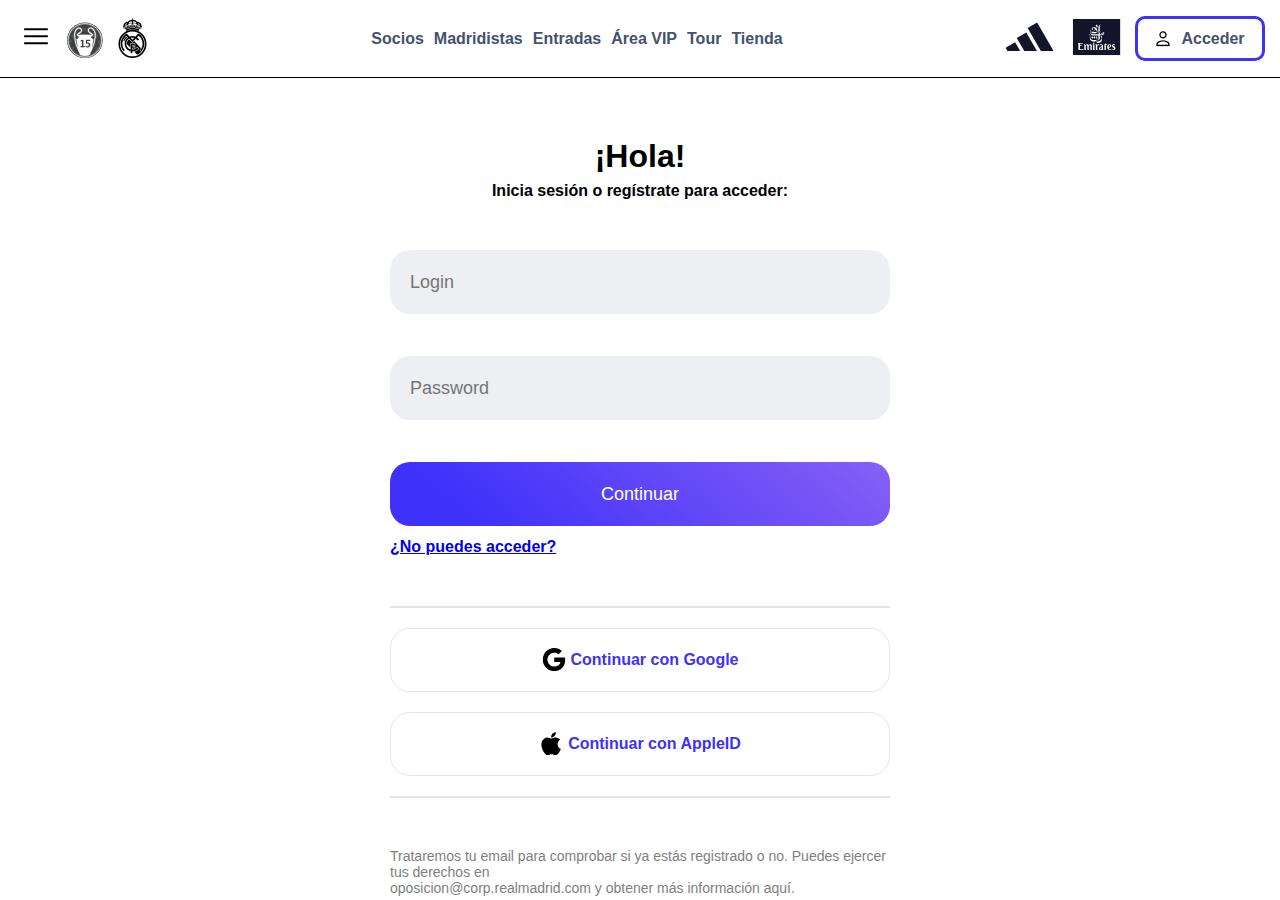
<file: login.html>
<!DOCTYPE html>
<html lang="en">
  <head>
    <meta charset="UTF-8" />
    <meta
      name="viewport"
      content="width=device-width, user-scalable=no, initial-scale=1.0, maximum-scale=1.0, minimum-scale=1.0"
    />
    <meta http-equiv="X-UA-Compatible" content="ie=edge" />
    <link rel="stylesheet" href="style1.css" />
    <title>Document</title>
  </head>
  <body>
    <header>
      <div class="head">
        <div class="section one">
          <div id="burgerMenuButton">
            <img src="./img/Component%206.svg" alt="" />
          </div>
          <img src="./img/Link-1.svg" alt="" />
          <img src="./img/Link.svg" alt="" />
        </div>
        <div class="section two">
          <nav>
            <a href="test.html">Socios</a>
            <a href="index.html">Madridistas</a>
            <a href="bilet.html">Entradas</a>
            <a href="./test.html #Area">Área VIP</a>
            <a href="./test.html #Tour">Tour</a>
            <a href="./test.html #Tienda">Tienda</a>
          </nav>
        </div>
        <div class="section three">
          <div><img src="./img/adidas_gray.app.svg.svg" alt="" /></div>
          <div><img src="./img/emirates_gray.app.svg.svg" alt="" /></div>
          <div>
            <img src="./img/rm-icon_margin.svg" alt="" /><a href="login.html"
              >Acceder</a
            >
          </div>
        </div>
      </div>
      <div id="burgerMenu" class="tttt">
        <nav>
          <a href="test.html">Socios</a>
          <a href="index.html">Madridistas</a>
          <a href="bilet.html">Entradas</a>
          <a href="./test.html#Area">Área VIP</a>
          <a href="./test.html#Tour">Tour</a>
          <a href="./test.html#Tienda">Tienda</a>
        </nav>
      </div>
    </header>
    <main>
      <section>
        <div class="login">
          <div class="verh">
            <h2>¡Hola!</h2>
            <p>Inicia sesión o regístrate para acceder:</p>
          </div>
          <form id="loginForm">
            <input
              type="text"
              name="email"
              placeholder="Login"
              required
            />
            <input
              type="password"
              name="password"
              placeholder="Password"
              required
            />
            <button type="submit">Continuar</button>
            <a href="#">¿No puedes acceder?</a>
          </form>
          <div class="variants">
            <div>
              <img src="icon/Component%203.svg" alt="" /><a href="">Continuar con Google</a>
            </div>
            <div>
              <img src="icon/Component%204.svg" alt="" /><a href="">Continuar con AppleID</a>
            </div>
          </div>
          <div class="variants2">
            <span>Trataremos tu email para comprobar si ya estás registrado o no. Puedes ejercer tus derechos en</span>
            <span>oposicion@corp.realmadrid.com y obtener más información aquí.</span>
          </div>
        </div>
      </section>
    </main>
    <script src="main.js"></script>
  </body>
</html>
</file>
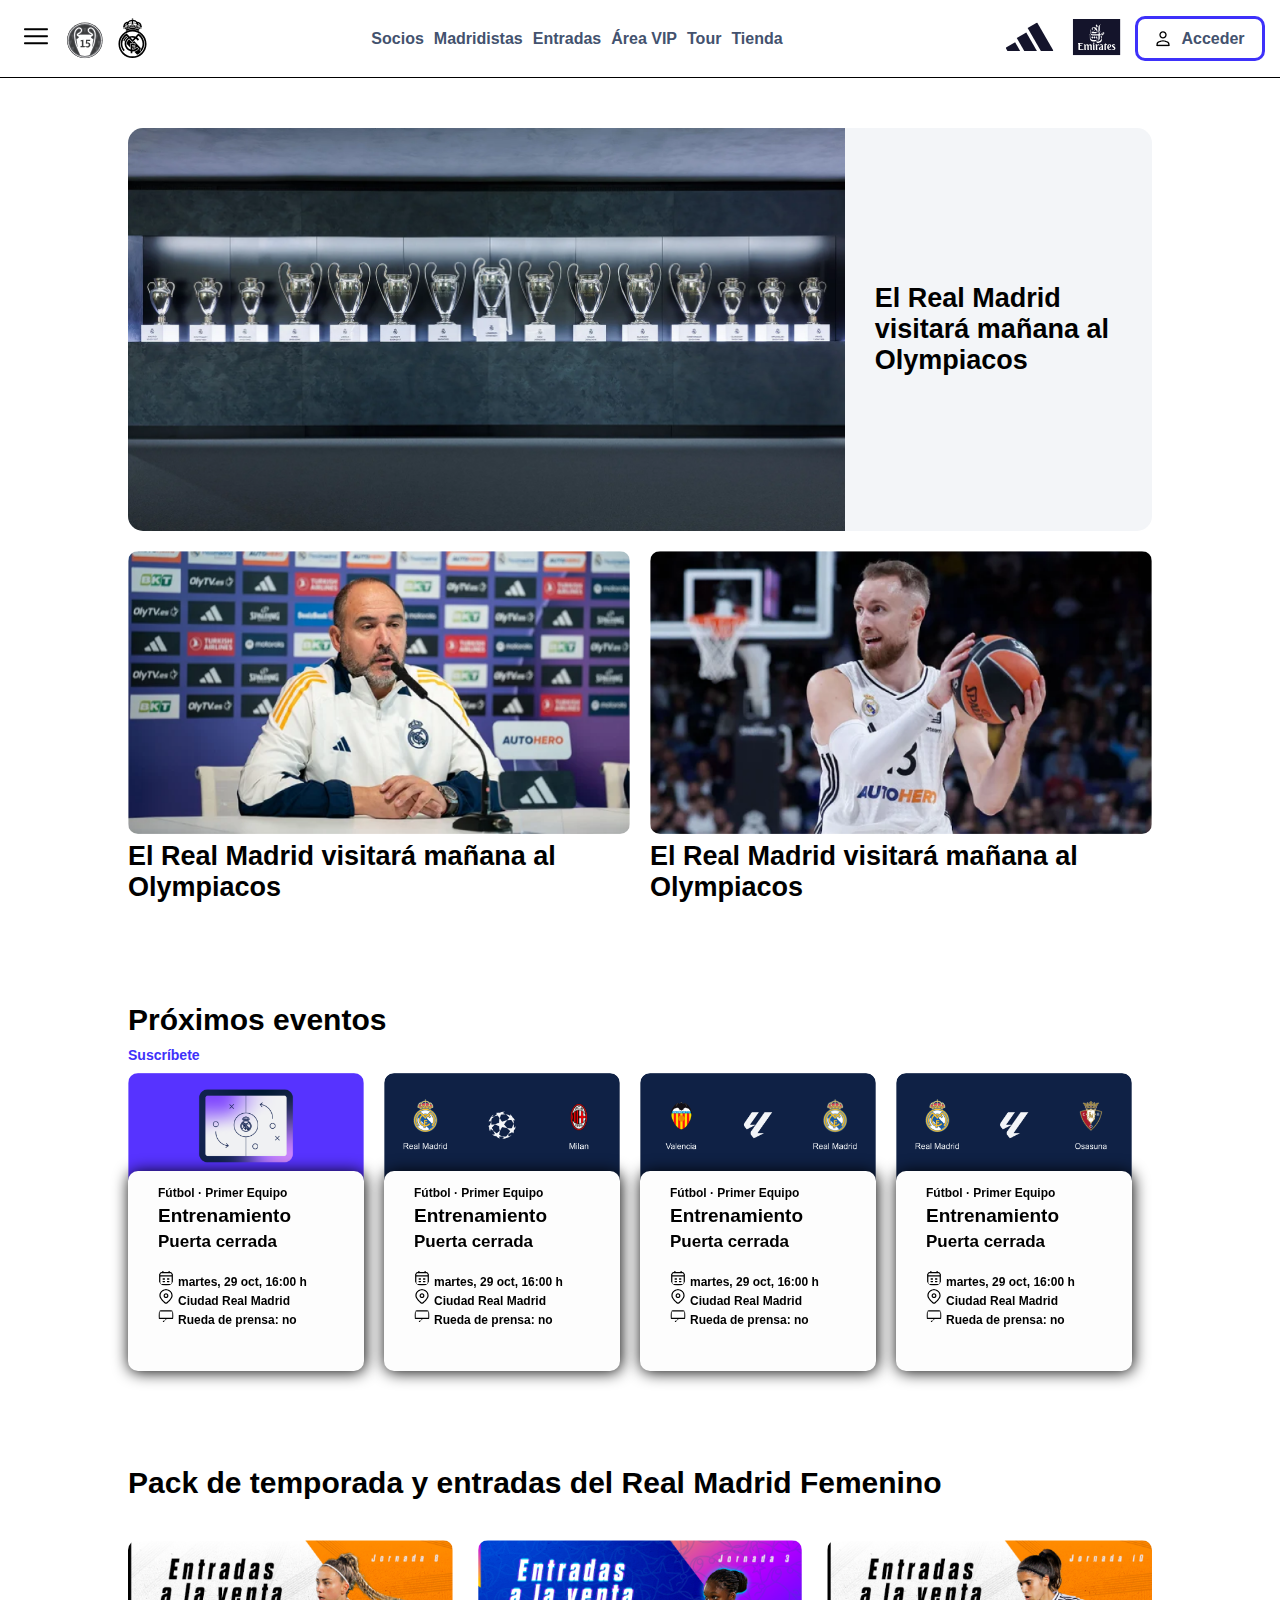
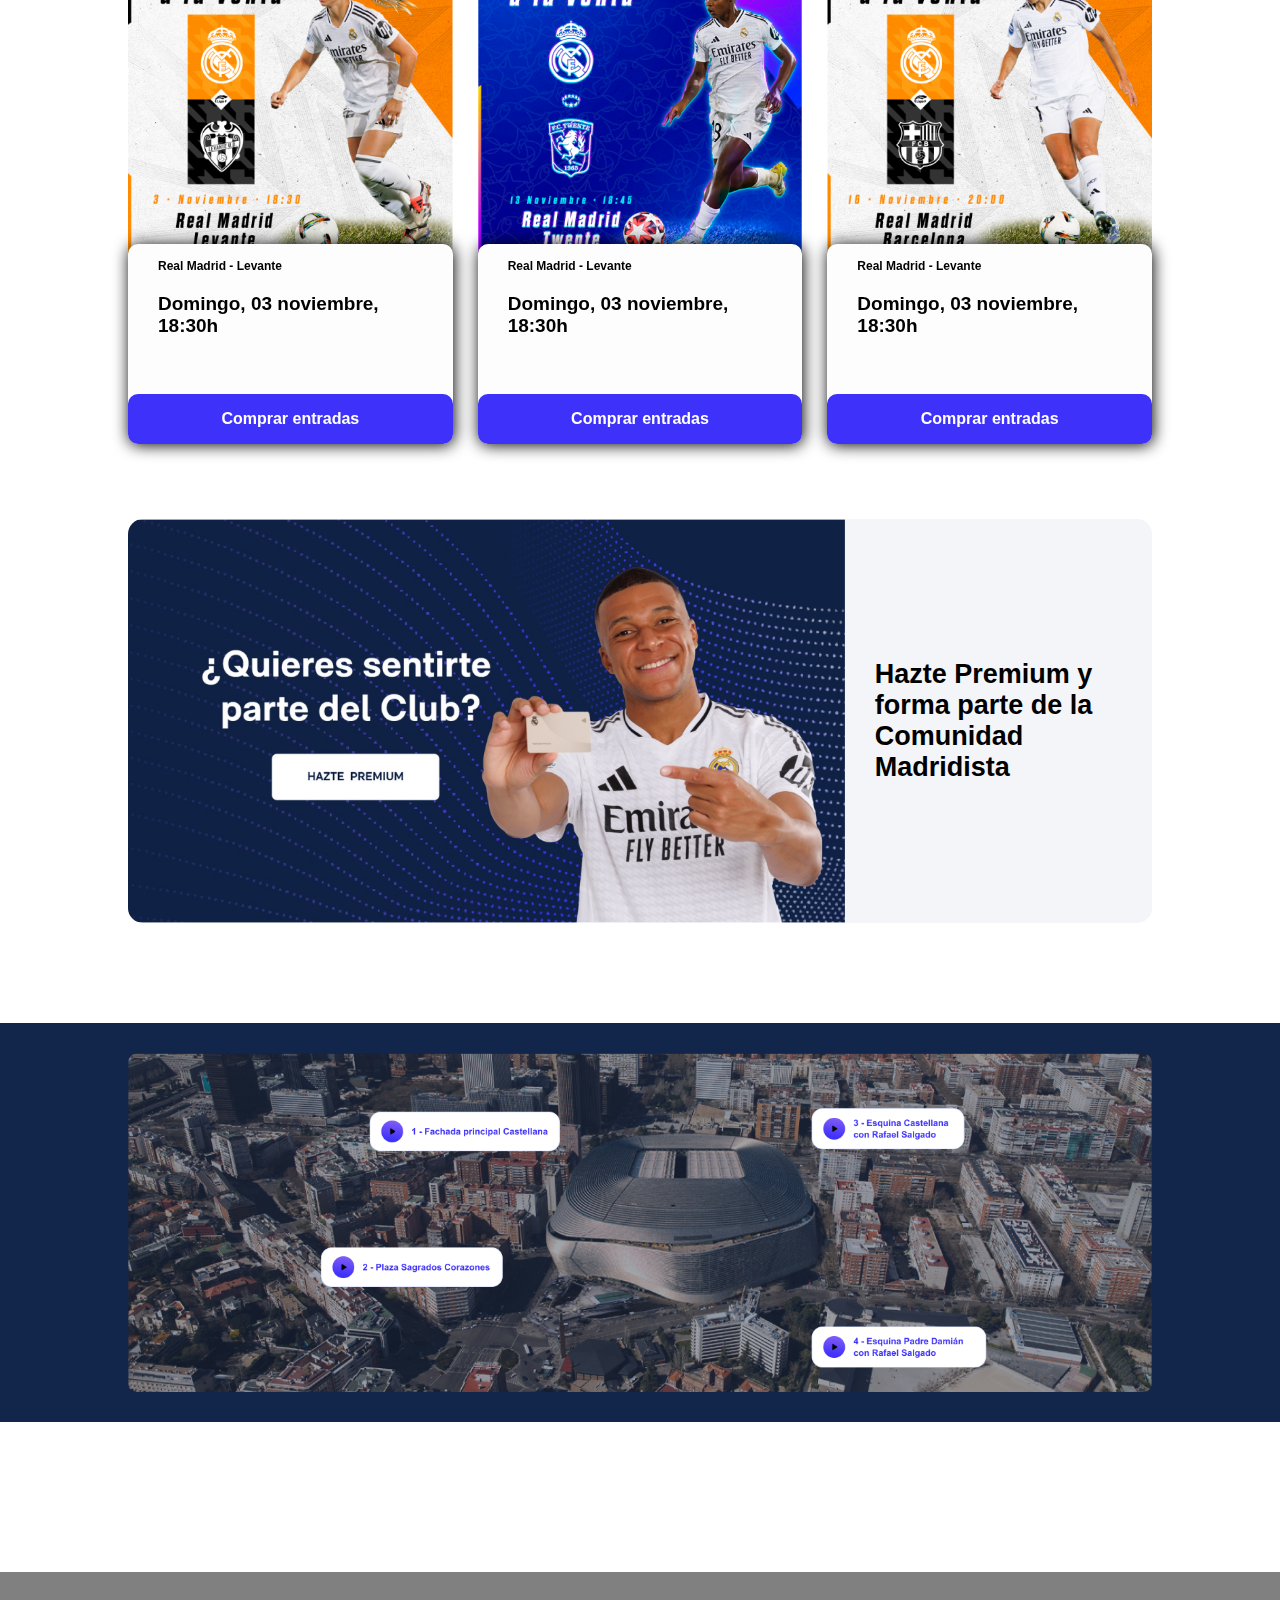
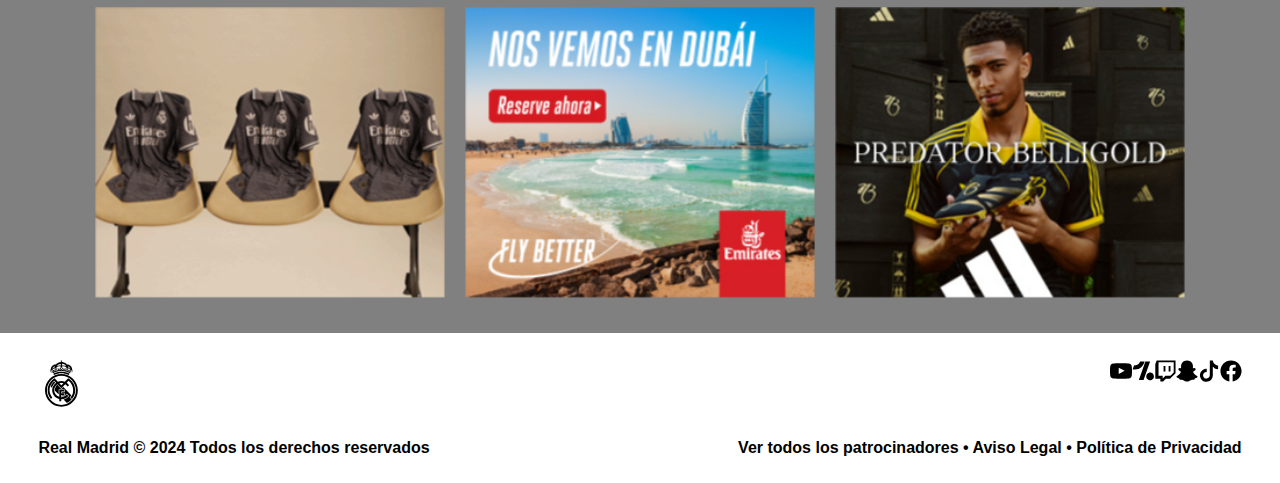
<file: test.html>
<!DOCTYPE html>
<html lang="en">
  <head>
    <meta charset="UTF-8" />
    <meta
      name="viewport"
      content="width=device-width, user-scalable=no, initial-scale=1.0, maximum-scale=1.0, minimum-scale=1.0"
    />
    <meta http-equiv="X-UA-Compatible" content="ie=edge" />
    <link rel="stylesheet" href="style1.css" />
    <title>Document</title>
  </head>
  <body>
    <header>
      <div class="head">
        <div class="section one">
          <div id="burgerMenuButton">
            <img src="./img/Component%206.svg" alt="" />
          </div>
          <img src="./img/Link-1.svg" alt="" />
          <img src="./img/Link.svg" alt="" />
        </div>
        <div class="section two">
          <nav>
            <a href="test.html">Socios</a>
            <a href="index.html">Madridistas</a>
            <a href="bilet.html">Entradas</a>
            <a href="#Area">Área VIP</a>
            <a href="#Tour">Tour</a>
            <a href="#Tienda">Tienda</a>
          </nav>
        </div>
        <div class="section three">
          <div><img src="./img/adidas_gray.app.svg.svg" alt="" /></div>
          <div><img src="./img/emirates_gray.app.svg.svg" alt="" /></div>
          <div><img src="./img/rm-icon_margin.svg" alt="" /><a href="login.html">Acceder</a></div>
        </div>
      </div>
      <div id="burgerMenu" class="tttt">
        <nav>
            <a href="test.html">Socios</a>
          <a href="index.html">Madridistas</a>
          <a href="bilet.html">Entradas</a>
          <a href="#Area">Área VIP</a>
          <a href="#Tour">Tour</a>
          <a href="#Tienda">Tienda</a>
        </nav>
    </div>
    </header>
    <main>
      <section>
        <div class="parent">
          <div class="div1">
            <img
              src="img/ND_COPAS_DE_EUROPA_DECIMOQUINTA_SALA_DE_JUNTAS_2PC9809.webp"
              alt=""
            />
            <div>El Real Madrid visitará mañana al Olympiacos</div>
          </div>
          <div class="item div2">
            <img src="img/ND_RP.png" alt="" /><span
              >El Real Madrid visitará mañana al Olympiacos</span
            >
          </div>
          <div class="item div3">
            <img src="img/ND_EURO.png" alt="" /><span
              >El Real Madrid visitará mañana al Olympiacos</span
            >
          </div>
        </div>
      </section>
      <section>
        <div id="Area" class="parent2">
          <div class="div4"><span>Próximos eventos</span></div>
          <div class="div5"><span>Suscríbete</span></div>
          <div class="div6">
            <div>
              <div><img src="img/Head.png" alt="" /></div>
              <div class="niz">
                <span>Fútbol · Primer Equipo</span>
                <span>Entrenamiento</span>
                <span>Puerta cerrada</span>
                <span
                  ><img src="img/Component%202.svg" alt="" />martes, 29 oct,
                  16:00 h</span
                >
                <span
                  ><img src="img/Component%202-1.svg" alt="" />Ciudad Real
                  Madrid</span
                >
                <span
                  ><img src="img/Component%202-2.svg" alt="" />Rueda de prensa:
                  no</span
                >
              </div>
            </div>
          </div>
          <div class="div7">
            <div>
              <div><img src="img/Header2.png" alt="" /></div>
              <div class="niz">
                <span>Fútbol · Primer Equipo</span>
                <span>Entrenamiento</span>
                <span>Puerta cerrada</span>
                <span
                  ><img src="img/Component%202.svg" alt="" />martes, 29 oct,
                  16:00 h</span
                >
                <span
                  ><img src="img/Component%202-1.svg" alt="" />Ciudad Real
                  Madrid</span
                >
                <span
                  ><img src="img/Component%202-2.svg" alt="" />Rueda de prensa:
                  no</span
                >
              </div>
            </div>
          </div>
          <div class="div8">
            <div>
              <div><img src="img/Header3.png" alt="" /></div>
              <div class="niz">
                <span>Fútbol · Primer Equipo</span>
                <span>Entrenamiento</span>
                <span>Puerta cerrada</span>
                <span
                  ><img src="img/Component%202.svg" alt="" />martes, 29 oct,
                  16:00 h</span
                >
                <span
                  ><img src="img/Component%202-1.svg" alt="" />Ciudad Real
                  Madrid</span
                >
                <span
                  ><img src="img/Component%202-2.svg" alt="" />Rueda de prensa:
                  no</span
                >
              </div>
            </div>
          </div>
          <div class="div9">
            <div>
              <div><img src="img/Header4.png" alt="" /></div>
              <div class="niz">
                <span>Fútbol · Primer Equipo</span>
                <span>Entrenamiento</span>
                <span>Puerta cerrada</span>
                <span
                  ><img src="img/Component%202.svg" alt="" />martes, 29 oct,
                  16:00 h</span
                >
                <span
                  ><img src="img/Component%202-1.svg" alt="" />Ciudad Real
                  Madrid</span
                >
                <span
                  ><img src="img/Component%202-2.svg" alt="" />Rueda de prensa:
                  no</span
                >
              </div>
            </div>
          </div>
        </div>
      </section>
      <section>
        <div id="Tour" class="parent3">
          <div class="div10">
            Pack de temporada y entradas del Real Madrid Femenino
          </div>
          <div class="div11">
            <img src="icon/03_Levante.jpg.png" alt="" />
            <div class="niz double">
              <span>Real Madrid - Levante</span>
              <span>Domingo, 03 noviembre, 18:30h</span>
              <div class="button">Comprar entradas</div>
            </div>
          </div>
          <div class="div12">
            <img
              src="icon/LIGA-VENTA-ENTRADAS_UWCL_MODULO_TIENDA_600X600%2520(1).png.png"
              alt=""
            />
            <div class="niz double">
              <span>Real Madrid - Levante</span>
              <span>Domingo, 03 noviembre, 18:30h</span>
              <div class="button">Comprar entradas</div>
            </div>
          </div>
          <div class="div13">
            <img src="icon/RMF_Barcelona.jpg.png" alt="" />
            <div class="niz double">
              <span>Real Madrid - Levante</span>
              <span>Domingo, 03 noviembre, 18:30h</span>
              <div class="button">Comprar entradas</div>
            </div>
          </div>
        </div>
      </section>
      <section>
        <div class="parent">
          <div class="div1">
            <img src="icon/Mbappe_madridista_ES.app.webp.png" alt="" />
            <div>Hazte Premium y forma parte de la Comunidad Madridista</div>
          </div>
        </div>
      </section>
      <section>
        <div id="Tienda" class="back">
          <img src="icon/Group11.png" alt="" />
        </div>
      </section>
      <section>
        <div class="true">
          <img src="icon/Link%20→%206968034948190282086.png" alt="" />
          <img src="icon/Link%20→%209216014906796886608.png" alt="" />
          <img src="icon/Link%20→%2013150779255992853407.png" alt="" />
        </div>
      </section>
    </main>
    <footer>
        <div class="fuu">
          <div class="ana">
            <div><img src="img/Link.svg" alt="#"></div>
            <div class="ff">
              <img src="img/Vector-3.svg" alt="#">
              <img src="img/Vector-4.svg" alt="#">
              <img src="img/Vector-5.svg" alt="#">
              <img src="img/Vector-6.svg" alt="#">
              <img src="img/Vector-7.svg" alt="#">
              <img src="img/Vector.svg" alt="#">
            </div>
          </div>
          <div class="ana">
            <div><span>Real Madrid &copy; 2024 Todos los derechos reservados</span></div>
            <div class="dd">
              <span>Ver todos los patrocinadores • Aviso Legal • Política de Privacidad </span>
            </div>
          </div>
        </div>
      </footer>
    <script src="main.js"></script>
  </body>
</html>
</file>
<file: style.css>
html {
  scroll-behavior: smooth;
}
* {
  padding: 0;
  margin: 0;
  box-sizing: border-box;
  font-family: "Arial", sans-serif;
}

.head {
  width: 100%;
  padding: 0 15px;
  height: 78px;
  display: flex;
  align-items: center;
  justify-content: space-between;
  border-bottom: 1px solid black;
  background-color: #fff;
  font-weight: 700;
  position: relative;
  z-index: 999;
}
.section,
.section nav {
  display: flex;
  align-items: center;
  gap: 10px;
  color: #43526e;
  a {
    text-decoration: none;
    color: #43526e;
    transition: color 150ms ease;
  }
}
.section a:hover,
.section a:active {
  color: #3e31fa;
  transition: color 150ms ease;
}
.three div:nth-child(3) {
  display: flex;
  align-items: center;
  justify-content: center;
  width: 130px;
  height: 45px;
  border: 3px solid #3e31fa;
  border-radius: 10px;
  cursor: pointer;
}
#burgerMenu {
  cursor: pointer;
}
.main {
  width: 90%;
  overflow: hidden;
  margin-left: 10%;
}
.head1 {
  width: 100%;
  padding-bottom: 50px;
  display: flex;
  align-items: end;
  height: 200px;
  border-bottom: 1px solid rgb(151, 151, 151);
  margin-bottom: 35px;
  p {
    font-size: 35px;
    font-weight: 700;
  }
}
.papa {
  display: flex;
  flex-direction: column;
  width: 100%;
  gap: 80px;
}
.line {
  display: flex;
  flex-direction: column;
}
::-webkit-scrollbar {
  height: 4px; /* Ширина скроллбара */
  width: 4px;
}
::-webkit-scrollbar-thumb {
  background-color: rgba(0, 0, 0, 0.5); /* Полупрозрачный черный цвет */
  border-radius: 4px; /* Скругление скроллбара */
}
::-webkit-scrollbar-track {
  background: rgba(0, 0, 0, 0.1); /* Цвет трека скроллбара */
}
.line div:nth-child(1) {
  font-size: 30px;
  font-weight: 700;
}
.cards {
  display: flex;
  overflow-y: hidden;
  padding-bottom: 20px;
  overflow-x: scroll;
  gap: 20px;
}
.player {
  border-radius: 20px;
  position: relative;
  height: auto;
  width: auto;
  background: radial-gradient(
    79.44% 47.98% at 45.96% 26.93%,
    #f2f4fe 0%,
    #edeffc 11%,
    #e1e2f9 19.35%,
    #cccdf4 28.91%,
    #7957f0 54.8%,
    #3e31fa 68.56%,
    #261bcf 86.21%,
    #112078 100%
  );
}
video {
  width: 200px;
  height: 300px;
}
.gg {
  border-radius: 20px;
  height: 60%;
  width: 100%;
  position: absolute;
  bottom: 1px;
  display: flex;
  padding: 20px;
  gap: 20px;
  align-items: end;
  background: linear-gradient(180deg, rgba(15, 33, 69, 0) 0%, #0f2145 100%);
}
.gg span {
  color: white;
  font-size: 40px;
}
.ggs {
  display: flex;
  flex-direction: column;
  gap: 5px;
}
.ggs span:nth-child(1) {
  color: white;
  font-size: 30px;
}
.ggs span:nth-child(2) {
  color: rgb(255, 255, 255);
  font-size: 20px;
  opacity: 0.9;
}
/* footer */
.fuu {
  width: 100%;
  height: 150px;
  display: flex;
  flex-direction: column;
  justify-content: space-evenly;
}
.ana {
  display: flex;
  width: 100%;
  justify-content: space-between;
  padding: 0 3%;
}
.ana div:nth-child(1) {
  img {
    width: 48px;
    height: 48px;
  }
}
.ff {
  display: flex;
  justify-content: space-between;
  img {
    width: 22px;
    height: 22px;
  }
}
.dd {
  width: 45%;
  display: flex;
  justify-content: end;
}
.bileti {
  display: flex;
  flex-direction: column;
  width: 100%;
  gap: 80px;
}
.pometka {
  width: 100%;
  padding-bottom: 50px;
  padding-left: 150px;
  display: flex;
  align-items: end;
  height: 200px;
  border-bottom: 1px solid rgb(151, 151, 151);
  margin-bottom: 35px;
  span {
    font-size: 35px;
    font-weight: 700;
  }
}
.glav-cont {
  display: flex;
  flex-wrap: wrap;
  width: 100%;
  justify-content: space-evenly;
}
.glav {
  display: flex;
  flex-direction: column;
  width: 352px;
}
.sina {
  display: flex;
  flex-direction: column;
  width: 100%;
  height: 200px;
  background-color: rgba(15, 33, 69, 1);
  border-top-left-radius: 16px;
  border-top-right-radius: 16px;
}
.infor {
  width: 100%;
  transform: translateY(-10px);
  background-color: #fff;
  border-radius: 16px;
  filter: drop-shadow(1px 1px 8px black);
  padding: 20px;
}
.infor1,
.cena,
.button {
  display: flex;
  flex-direction: column;
  gap: 10px;
  margin-bottom: 20px;
}
.infor1 span:nth-child(1) {
  color: rgba(67, 82, 110, 1);
  font-size: 12px;
}
.infor1 span:nth-child(2) {
  font-size: 19px;
  font-weight: 700;
}
.infor1 span:nth-child(3) {
  font-size: 15px;
  font-weight: 700;
}
.button div {
  border-radius: 8px;
  height: 40px;
  display: flex;
  justify-content: center;
  align-items: center;
  gap: 10px;
  cursor: pointer;
}
.button div:nth-child(1),
.button div:nth-child(2) {
  background: linear-gradient(46.99deg, #3e31fa 15.1%, #8760f6 100%);
  color: white;
}
.button div:last-child {
  background-color: #fff;
  color: #3e31fa;
  border: 2px solid gray;
}
.tttt {
  visibility: hidden;
  overflow: hidden;
  position: fixed;
  padding: 150px 25px;
  z-index: 998;
  top: 0;
  left: -400px;
  height: 100%;
  width: 400px;
  background-color: white;
  border-right: 2px solid gray;
  transition: all 1s ease;
}
#burgerMenuButton {
  cursor: pointer;
}
#burgerMenu nav {
  display: flex;
  gap: 35px;
  flex-direction: column;
  a {
    text-decoration: none;
    color: black;
    font-size: 25px;
    border-top: 1px solid gray;
    border-bottom: 1px solid gray;
  }
}
.tttt.active {
  visibility: visible;
  left: 0;
  transition: all 1s ease;
}
#burgerMenu nav a:hover {
  color: #3e31fa;
  transition: color 150ms ease;
}
@media (max-width: 1200px) {
  .main {
    width: 90%;
  }
  .head p {
    font-size: 30px;
  }
  .line div:nth-child(1) {
    font-size: 28px;
  }
  .gg span {
    font-size: 35px;
  }
  .ggs span:nth-child(1) {
    font-size: 25px;
  }
  .ggs span:nth-child(2) {
    font-size: 18px;
  }
  .tttt {
    left: -100vw;
    width: 100vw;
  }
}

@media (max-width: 992px) {
  .main {
    width: 96%;
    margin-left: 4%;
  }
  .head p {
    font-size: 28px;
  }
  .line div:nth-child(1) {
    font-size: 26px;
  }
  .gg span {
    font-size: 30px;
  }
  .ggs span:nth-child(1) {
    font-size: 22px;
  }
  .ggs span:nth-child(2) {
    font-size: 16px;
  }
  .three img:nth-child(1), .three img:nth-child(2){
    display: none;
  }
  
}

@media (max-width: 768px) {
  .main {
    width: 100%;
    padding: 0 10px;
    margin-left: 0;
  }
  .head1 {
    height: 150px;
    padding-bottom: 30px;
  }
  .head p {
    font-size: 24px;
  }
  .line div:nth-child(1) {
    font-size: 24px;
  }
  .cards {
    gap: 15px;
  }
  .gg span {
    font-size: 28px;
  }
  .ggs span:nth-child(1) {
    font-size: 20px;
  }
  .ggs span:nth-child(2) {
    font-size: 14px;
  }
  .fuu {
    gap: 10px;
  }
  .ana {
    flex-direction: column;
    align-items: center;
    gap: 10px;
  }
  .ff {
    width: 100%;
  }
  .dd {
    width: 100%;
  }
}

@media (max-width: 576px) {
  .head1 {
    height: 120px;
    padding-bottom: 20px;
  }
  .head p {
    font-size: 20px;
  }
  .line div:nth-child(1) {
    font-size: 20px;
  }
  .gg span {
    font-size: 24px;
  }
  .ggs span:nth-child(1) {
    font-size: 18px;
  }
  .ggs span:nth-child(2) {
    font-size: 12px;
  }
}
@media screen and (max-width: 1100px) {
  .head nav {
    display: none;
  }
}
@media screen and (max-width: 360px){
  .parent2 {
      margin: 50px 0;
      width: 100%;
      display: flex;
      flex-direction: column;

  }
}
</file>
<file: style1.css>
html {
  scroll-behavior: smooth;
}
* {
  margin: 0;
  padding: 0;
  box-sizing: border-box;
}
body {
  font-family: "Arial", sans-serif;
  font-weight: 700;
}
.head {
  width: 100%;
  padding: 0 15px;
  height: 78px;
  display: flex;
  align-items: center;
  justify-content: space-between;
  border-bottom: 1px solid black;
  position: relative;
  z-index: 999;
  background-color: #fff;
}
.section,
.section nav {
  display: flex;
  align-items: center;
  gap: 10px;
  color: #43526e;
  a{
    text-decoration: none;
    color: #43526e;
    transition: color 150ms ease;
  }
}
.section a:hover,
.section a:active {
  color: #3e31fa;
  transition: color 150ms ease;
}
.three div:nth-child(3) {
  display: flex;
  align-items: center;
  justify-content: center;
  width: 130px;
  height: 45px;
  border: 3px solid #3e31fa;
  border-radius: 10px;
  cursor: pointer;
}
#burgerMenu {
  cursor: pointer;
}
.parent {
  width: 80vw;
  margin: 50px auto 0 auto;
  display: grid;
  grid-template-columns: repeat(2, 1fr);
  grid-template-rows: repeat(2, auto);
  grid-column-gap: 20px;
  grid-row-gap: 20px;
  font-size: 27px;
}
.item img {
  width: 100%;
  border-radius: 10px;
}
.div1 {
  overflow: hidden;
  grid-area: 1 / 1 / 2 / 3;
  display: flex;
  border-radius: 15px;
  div {
    background-color: #f3f5f8;
    display: grid;
    place-items: center;
    padding: 30px;
    width: 30%;
  }
  img {
    width: 70%;
  }
}
.div2 {
  grid-area: 2 / 1 / 3 / 2;
}
.div3 {
  grid-area: 2 / 2 / 3 / 3;
}

.parent2 {
  margin: 20px auto 0 auto;
  width: 80vw;
  display: grid;
  grid-template-columns: repeat(4, 1fr);
  grid-template-rows: repeat(5, auto);
  grid-column-gap: 20px;
  grid-row-gap: 0;
  img {
    width: 100%;
    border-radius: 10px;
  }
}

.div4 {
  grid-area: 1 / 1 / 2 / 6;
  font-size: 30px;
  margin: 80px 0 10px 0;
}
.div5 {
  grid-area: 2 / 1 / 3 / 6;
  font-size: 14px;
  margin: 0 0 10px 0;
  color: #3e31fa;
}
.div6 {
  grid-area: 3 / 1 / 4 / 2;
}
.div7 {
  grid-area: 3 / 2 / 4 / 3;
}
.div8 {
  grid-area: 3 / 3 / 4 / 4;
}
.div9 {
  grid-area: 3 / 4 / 4 / 5;
}

.niz {
  position: relative;
  display: flex;
  flex-direction: column;
  width: 100%;
  height: 200px;
  background-color: #fdfdfd;
  transform: translateY(-25px);
  border-radius: 10px;
  padding: 15px 30px;
  filter: drop-shadow(1px 1px 8px black);
  img {
    width: 16px;
    margin-right: 4px;
  }
}
.niz span:nth-child(1) {
  font-size: 12px;
}
.niz span:nth-child(2) {
  font-size: 19px;
  margin: 5px 0;
}
.niz span:nth-child(3) {
  font-size: 17px;
  margin: 0 0 18px 0;
}
.niz span:nth-child(4),
.niz span:nth-child(5),
.niz span:nth-child(6) {
  font-size: 12px;
}
.parent3 {
  width: 80vw;
  margin: 70px auto 0 auto;
  display: grid;
  grid-template-columns: repeat(3, auto);
  grid-template-rows: repeat(2, auto);
  grid-column-gap: 25px;
  grid-row-gap: 40px;
  img {
    width: 100%;
    border-radius: 10px;
  }
}
.button {
  display: grid;
  place-items: center;
  position: absolute;
  bottom: 0;
  width: 100%;
  height: 50px;
  background-color: #3e31fa;
  border-radius: 10px;
  color: white;
  cursor: pointer;
}
.double {
  padding: 0;
  span {
    padding: 15px 30px 0 30px;
  }
}
.div10 {
  grid-area: 1 / 1 / 2 / 4;
  font-size: 30px;
}
.div11 {
  grid-area: 2 / 1 / 3 / 2;
}
.div12 {
  grid-area: 2 / 2 / 3 / 3;
}
.div13 {
  grid-area: 2 / 3 / 3 / 4;
}

.back {
  margin: 80px 0 0 0;
  width: 100%;
  height: auto;
  display: grid;
  place-items: center;
  padding: 30px 0 30px 0;
  background-color: #12254a;
  img {
    width: 80%;
  }
}
.true {
  margin: 150px 0 0 0;
  display: flex;
  justify-content: center;
  align-items: center;
  gap: 20px;
  width: 100%;
  height: auto;
  background-color: gray;
  padding: 35px 0;
  img {
    width: 30%;
    max-width: 350px;
    height: auto;
  }
}
.login {
  position: relative;
  width: 100%;
  max-width: 500px;
  top: 60px;
  gap: 50px;
  margin: auto;
  height: auto;
  display: flex;
  flex-direction: column;
  h2 {
    font-size: 32px;
  }
  span {
    font-size: 17px;
    font-weight: 400;
  }
}
form {
  display: flex;
  flex-direction: column;
  gap: 12px;
}
form input {
  width: 100%;
  height: 64px;
  margin-bottom: 30px;
  font-size: 18px;
  border: none;
  border-radius: 20px;
  padding-left: 20px;
  background-color: #edeff2;
}
form button {
  height: 64px;
  border: none;
  border-radius: 20px;
  color: white;
  cursor: pointer;
  background: linear-gradient(41deg, #3e31fa 15.1%, #8760f6 100%);
  font-size: 18px;
}
.verh {
  display: flex;
  flex-direction: column;
  align-items: center;
  gap: 7px;
}
.variants {
  border-top: 2px solid #e1e5ea;
  border-bottom: 2px solid #e1e5ea;
}
.variants div {
  margin: 20px 0;
  border-radius: 20px;
  border: 1px solid #e1e5ea;
  width: 100%;
  height: 64px;
  display: flex;
  justify-content: center;
  gap: 5px;
  align-items: center;
  img {
    width: 24px;
    height: 24px;
  }
  a {
    text-decoration: none;
    color: #3e31fa;
  }
}
.variants2 {
  display: flex;
  flex-direction: column;
  span {
    font-size: 14px;
    color: gray;
  }
}
.fuu {
  width: 100%;
  height: 150px;
  display: flex;
  flex-direction: column;
  justify-content: space-evenly;
}
.ana {
  display: flex;
  width: 100%;
  justify-content: space-between;
  padding: 0 3%;
}
.ana div:nth-child(1) {
  img {
    width: 48px;
    height: 48px;
  }
}
.ff {
  display: flex;
  justify-content: space-between;
  img {
    width: 22px;
    height: 22px;
  }
}
.dd {
  width: 45%;
  display: flex;
  justify-content: end;
}
.tttt {
  visibility: hidden;
  overflow: hidden;
  position: fixed;
  padding: 150px 25px;
  z-index: 998;
  top: 0;
  left: -400px;
  height: 100%;
  width: 400px;
  background-color: white;
  border-right: 2px solid gray;
  transition: all 1s ease;
}
#burgerMenuButton {
  cursor: pointer;
}
#burgerMenu nav {
  display: flex;
  gap: 35px;
  flex-direction: column;
  a {
    text-decoration: none;
    color: black;
    font-size: 25px;
    border-top: 1px solid gray;
    border-bottom: 1px solid gray;
  }
}
.tttt.active {
  visibility: visible;
  left: 0;
  transition: all 1s ease;
}
#burgerMenu nav a:hover {
  color: #3e31fa;
  transition: color 150ms ease;
}
@media screen and (max-width: 1100px) {
  .head nav {
    display: none;
  }
  .parent {
    font-size: 17px;
    width: 96vw;
  }
  .div1 {
    flex-direction: column;
    div {
      width: 100%;
      background: none;
    }
    img {
      width: 100%;
    }
    
  }
  .three img:nth-child(1), .three img:nth-child(2){
    display: none;
  }
  .niz{
    align-items: center;
     padding: 0;
 }
  .parent2 {
    margin: 50px auto 0 auto;
    width: 97%;
    grid-template-columns: repeat(2, 1fr);
    grid-template-rows: repeat(4, auto);
  }

  .div4 {
    grid-area: 1 / 1 / 2 / 3;
  }
  .div5 {
    grid-area: 2 / 1 / 3 / 3;
  }
  .div6 {
    grid-area: 3 / 1 / 4 / 2;
  }
  .div7 {
    grid-area: 3 / 2 / 4 / 3;
  }
  .div8 {
    grid-area: 4 / 1 / 5 / 2;
  }
  .div9 {
    grid-area: 4 / 2 / 5 / 3;
  }
  .parent3 {
    display: flex;
    width: 50%;
    flex-direction: column;
  }
  .tttt {
    width: 100vw;
    left: -100vw;
  }
}
@media screen and (max-width: 360px){
    .parent2 {
        margin: 50px 0;
        width: 100%;
        display: flex;
        flex-direction: column;

    }
}
</file>
